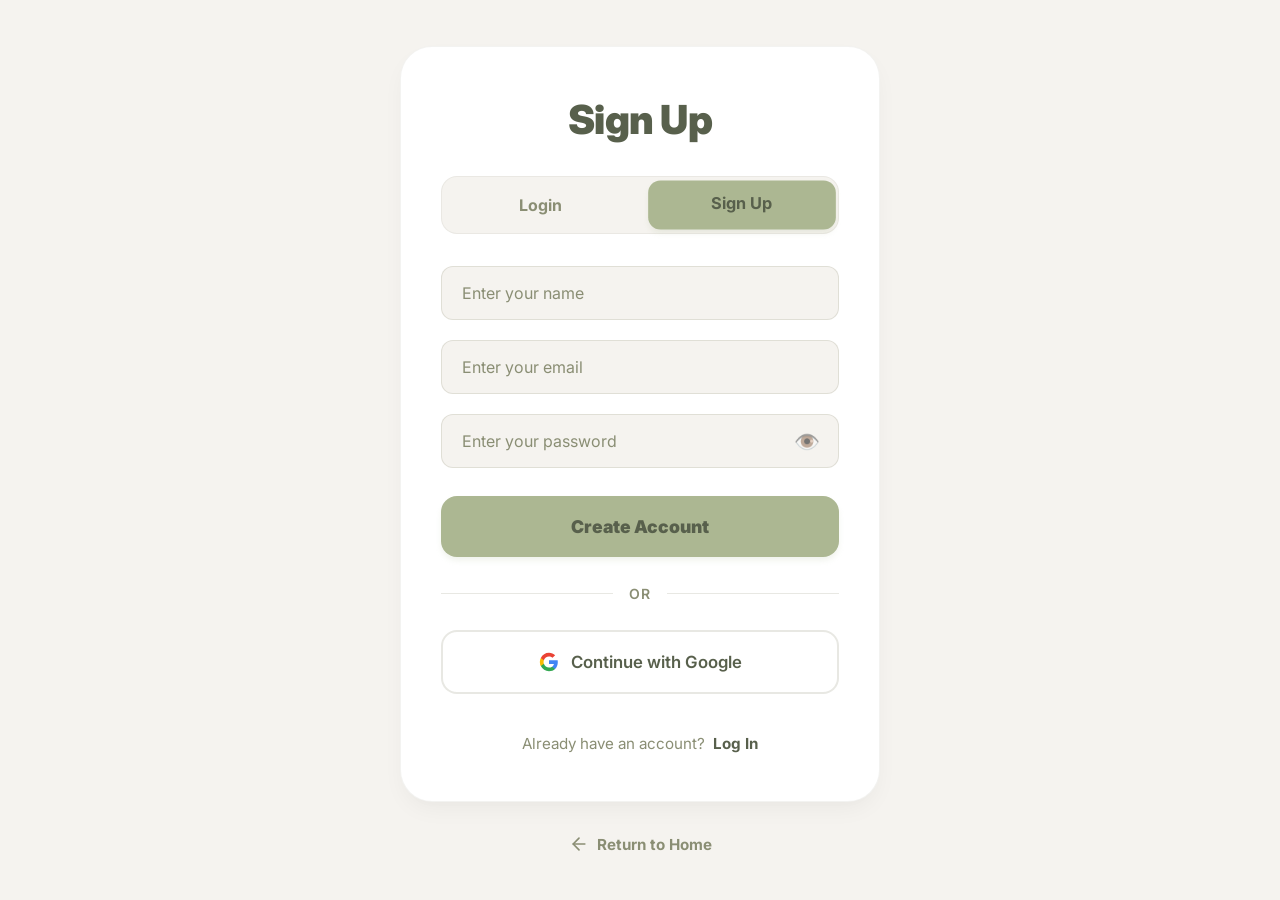
<file: index.html>
<!DOCTYPE html>
<html lang="en">
<head>
    <meta charset="UTF-8">
    <meta name="viewport" content="width=device-width, initial-scale=1.0">
    <title>Sign Up</title>
    <link rel="stylesheet" href="style.css">
</head>
<body>
    <div class="page-wrapper">
        <div class="container" id="signup-container">
            <h1>Sign Up</h1>
            
            <div class="mode-tabs">
                <a href="login.html" class="tab inactive">Login</a>
                <a href="index.html" class="tab active">Sign Up</a>
            </div>

            <div class="form-content">
                <div class="input-group">
                    <input id="name" placeholder="Enter your name" type="text" required>
                </div>
                <div class="input-group">
                    <input id="email" placeholder="Enter your email" type="email" required>
                </div>
                <div class="input-group">
                    <div class="password-container">
                        <input id="password" placeholder="Enter your password" type="password" required>
                        <span class="eye-icon" id="eye-icon">👁️</span>
                    </div>
                </div>

                <button id="btn">Create Account</button>
                
                <div class="divider">
                    <span class="divider-line"></span>
                    <span class="divider-text">OR</span>
                    <span class="divider-line"></span>
                </div>
                
                <button class="social-btn">
                    <svg class="google-icon" width="20" height="20" viewBox="0 0 24 24"><path d="M22.56 12.25c0-.78-.07-1.53-.2-2.25H12v4.26h5.92c-.26 1.37-1.04 2.53-2.21 3.31v2.77h3.57c2.08-1.92 3.28-4.74 3.28-8.09z" fill="#4285F4"/><path d="M12 23c2.97 0 5.46-.98 7.28-2.66l-3.57-2.77c-.98.66-2.23 1.06-3.71 1.06-2.86 0-5.29-1.93-6.16-4.53H2.18v2.84C3.99 20.53 7.7 23 12 23z" fill="#34A853"/><path d="M5.84 14.09c-.22-.66-.35-1.36-.35-2.09s.13-1.43.35-2.09V7.07H2.18C1.43 8.55 1 10.22 1 12s.43 3.45 1.18 4.93l2.85-2.22.81-.62z" fill="#FBBC05"/><path d="M12 5.38c1.62 0 3.06.56 4.21 1.64l3.15-3.15C17.45 2.09 14.97 1 12 1 7.7 1 3.99 3.47 2.18 7.07l3.66 2.84c.87-2.6 3.3-4.53 6.16-4.53z" fill="#EA4335"/></svg>
                    Continue with Google
                </button>
            </div>
            
            <div class="switch-link">
                Already have an account? <a href="login.html">Log In</a>
            </div>
        </div>

        <a href="#" class="return-home">
            <svg width="20" height="20" viewBox="0 0 24 24" fill="none" stroke="currentColor" stroke-width="2" stroke-linecap="round" stroke-linejoin="round"><line x1="19" y1="12" x2="5" y2="12"></line><polyline points="12 19 5 12 12 5"></polyline></svg>
            Return to Home
        </a>
    </div>

    <script src="script.js"></script>
</body>
</html>
</file>
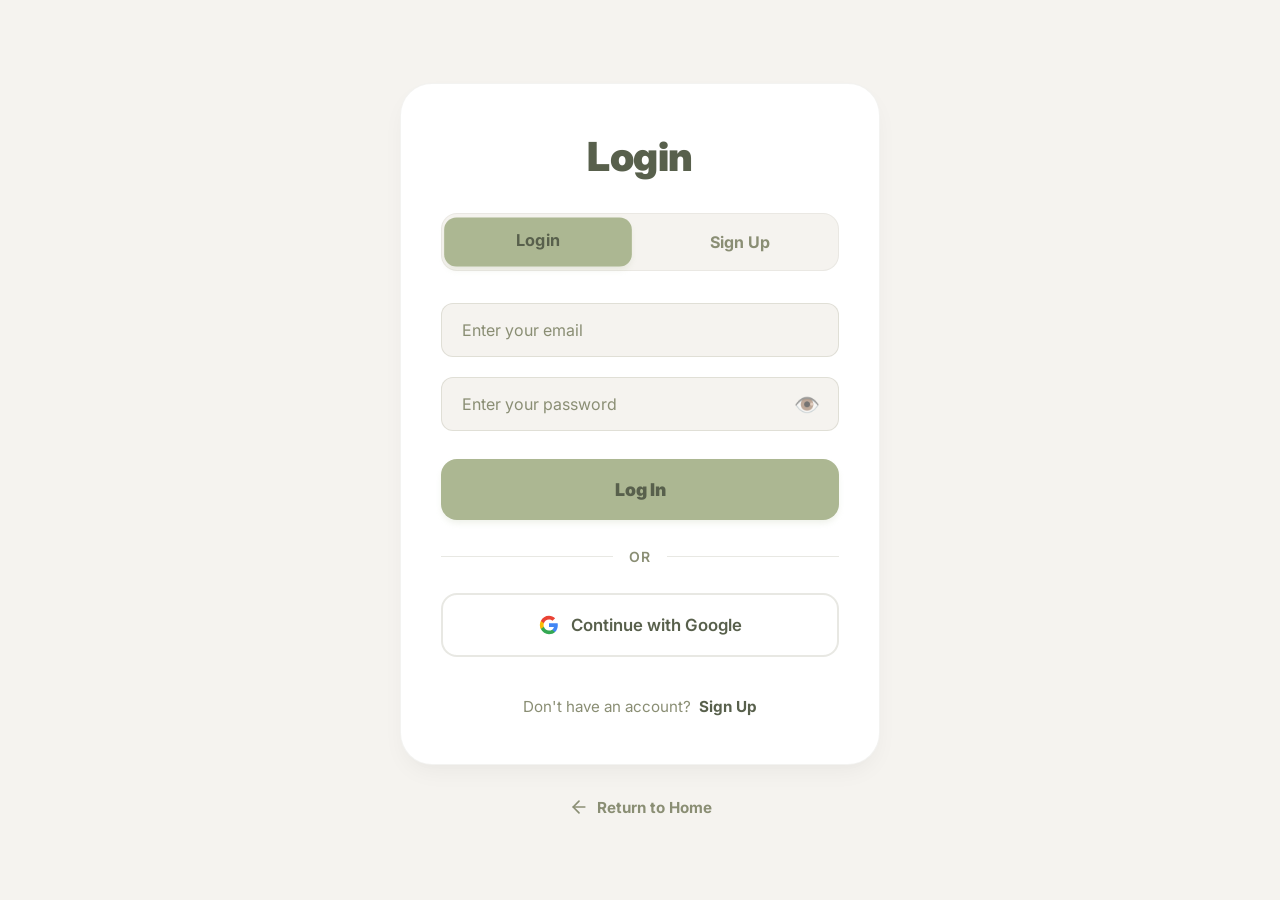
<file: login.html>
<!DOCTYPE html>
<html lang="en">
<head>
    <meta charset="UTF-8">
    <meta name="viewport" content="width=device-width, initial-scale=1.0">
    <title>Login</title>
    <link rel="stylesheet" href="style.css">
</head>
<body>
    <div class="page-wrapper">
        <div class="container" id="login-container">
            <h1>Login</h1>
            
            <div class="mode-tabs">
                <a href="login.html" class="tab active">Login</a>
                <a href="index.html" class="tab inactive">Sign Up</a>
            </div>

            <div class="form-content">
                <div class="input-group">
                    <input id="email" placeholder="Enter your email" type="email" required>
                </div>
                <div class="input-group">
                    <div class="password-container">
                        <input id="password" placeholder="Enter your password" type="password" required>
                        <span class="eye-icon" id="eye-icon">👁️</span>
                    </div>
                </div>

                <button id="btn">Log In</button>
                
                <div class="divider">
                    <span class="divider-line"></span>
                    <span class="divider-text">OR</span>
                    <span class="divider-line"></span>
                </div>
                
                <button class="social-btn">
                    <svg class="google-icon" width="20" height="20" viewBox="0 0 24 24"><path d="M22.56 12.25c0-.78-.07-1.53-.2-2.25H12v4.26h5.92c-.26 1.37-1.04 2.53-2.21 3.31v2.77h3.57c2.08-1.92 3.28-4.74 3.28-8.09z" fill="#4285F4"/><path d="M12 23c2.97 0 5.46-.98 7.28-2.66l-3.57-2.77c-.98.66-2.23 1.06-3.71 1.06-2.86 0-5.29-1.93-6.16-4.53H2.18v2.84C3.99 20.53 7.7 23 12 23z" fill="#34A853"/><path d="M5.84 14.09c-.22-.66-.35-1.36-.35-2.09s.13-1.43.35-2.09V7.07H2.18C1.43 8.55 1 10.22 1 12s.43 3.45 1.18 4.93l2.85-2.22.81-.62z" fill="#FBBC05"/><path d="M12 5.38c1.62 0 3.06.56 4.21 1.64l3.15-3.15C17.45 2.09 14.97 1 12 1 7.7 1 3.99 3.47 2.18 7.07l3.66 2.84c.87-2.6 3.3-4.53 6.16-4.53z" fill="#EA4335"/></svg>
                    Continue with Google
                </button>
            </div>
            
            <div class="switch-link">
                Don't have an account? <a href="index.html">Sign Up</a>
            </div>
        </div>

        <a href="#" class="return-home">
            <svg width="20" height="20" viewBox="0 0 24 24" fill="none" stroke="currentColor" stroke-width="2" stroke-linecap="round" stroke-linejoin="round"><line x1="19" y1="12" x2="5" y2="12"></line><polyline points="12 19 5 12 12 5"></polyline></svg>
            Return to Home
        </a>
    </div>

    <script src="script.js"></script>
</body>
</html>
</file>
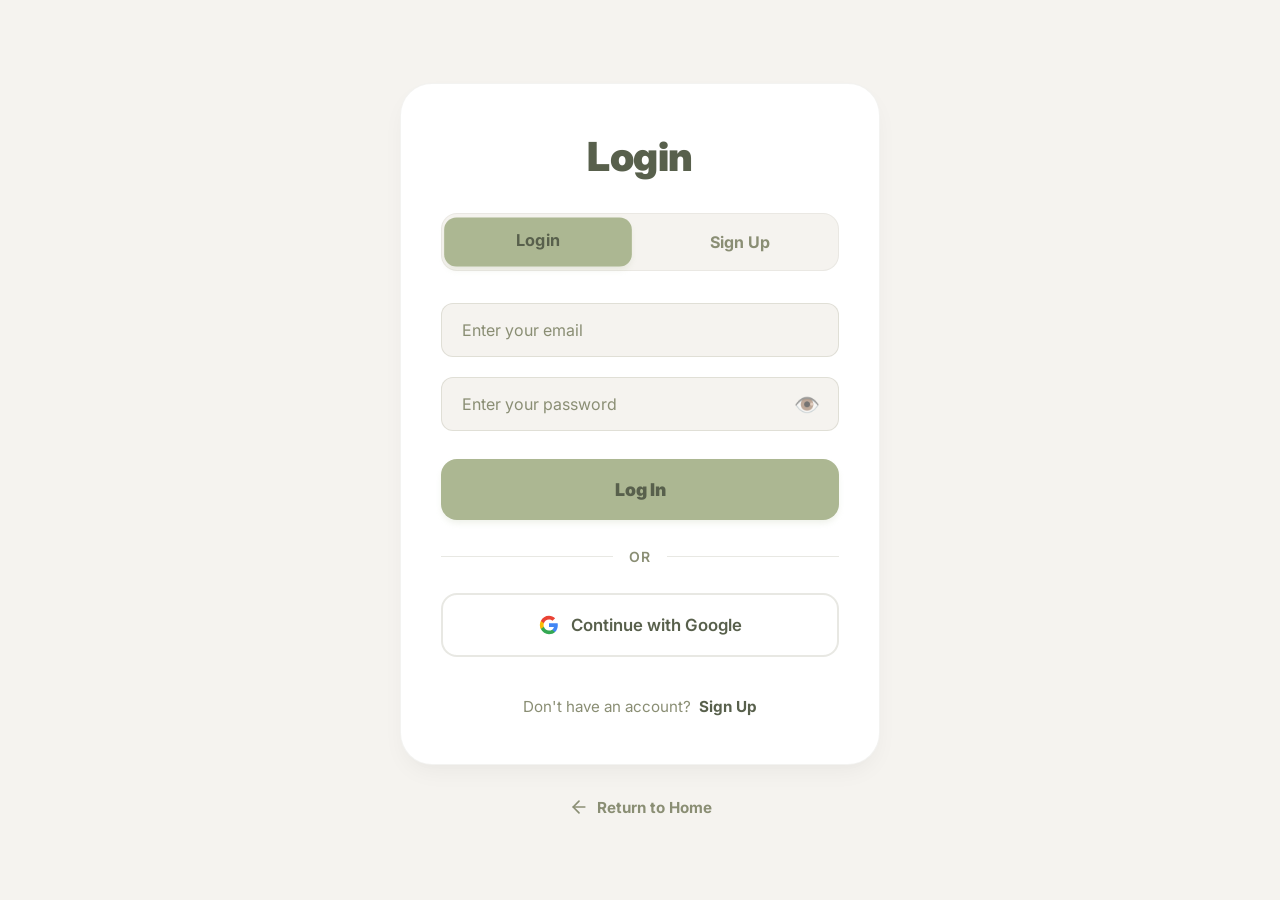
<file: welcome.html>
<!DOCTYPE html>
<html lang="en">
<head>
    <meta charset="UTF-8">
    <meta name="viewport" content="width=device-width, initial-scale=1.0">
    <title>Welcome</title>
    <link rel="stylesheet" href="style.css">
</head>
<body>
    <div class="container welcome-container">
        <div class="welcome-emoji">👋</div>
        <h1 id="welcome-title">Welcome Back!</h1>
        <p class="welcome-message">We're so glad to see you again. Explore and enjoy your experience.</p>
        <button id="logout-btn">Log Out</button>
    </div>

    <script src="script.js"></script>
</body>
</html>
</file>
<file: style.css>
@import url('https://fonts.googleapis.com/css2?family=Inter:wght@300;400;500;600;700&display=swap');

* {
    margin: 0;
    padding: 0;
    box-sizing: border-box;
    font-family: 'Inter', sans-serif;
}

body {
    margin: 0;
    padding: 0;
    min-height: 100vh;
    background: #F5F3EF;
    color: #58604C;
    position: relative;
    overflow: hidden;
}

/* Page Wrapper */
.page-wrapper {
    width: 100%;
    min-height: 100vh;
    display: flex;
    flex-direction: column;
    align-items: center;
    justify-content: center;
    padding: 2rem 1rem;
    gap: 2rem;
    z-index: 1;
    position: relative;
}

/* Container */
.container,
.form {
    background: #FFFFFF;
    border: 1px solid rgba(138, 142, 116, 0.1);
    padding: 3rem 2.5rem;
    border-radius: 32px;
    box-shadow: 0 10px 25px -5px rgba(0, 0, 0, 0.05), 0 8px 10px -6px rgba(0, 0, 0, 0.01);
    width: 100%;
    max-width: 480px;
    display: flex;
    flex-direction: column;
    gap: 2rem;
    z-index: 1;
    position: relative;
    transition: transform 0.3s ease, box-shadow 0.3s ease;
}

.container:hover,
.form:hover {
    transform: translateY(-5px);
    box-shadow: 0 20px 25px -5px rgba(0, 0, 0, 0.05), 0 10px 10px -5px rgba(0, 0, 0, 0.04);
}

h1 {
    font-size: 2.5rem;
    font-weight: 900;
    text-align: center;
    margin-bottom: 0;
    color: #58604C;
    letter-spacing: -0.5px;
}

.input-group {
    display: flex;
    flex-direction: column;
    gap: 0.5rem;
}

.password-container {
    position: relative;
    display: flex;
    align-items: center;
}

.eye-icon {
    position: absolute;
    right: 1rem;
    cursor: pointer;
    font-size: 1.3rem;
    user-select: none;
    transition: all 0.3s ease;
    opacity: 0.6;
    display: flex;
    align-items: center;
    justify-content: center;
    width: 2rem;
    height: 2rem;
    border-radius: 6px;
}

.eye-icon:hover {
    opacity: 1;
    background: rgba(172, 183, 146, 0.15);
    transform: scale(1.1);
}

input {
    width: 100%;
    padding: 1rem 3rem 1rem 1.25rem;
    background: #F5F3EF;
    border: 1px solid rgba(138, 142, 116, 0.2);
    border-radius: 12px;
    color: #58604C;
    font-size: 1rem;
    transition: all 0.3s ease;
    outline: none;
}

.password-container input {
    padding-right: 3rem;
}

input::placeholder {
    color: #8A8E74;
}

input:focus {
    background: #FFFFFF;
    border-color: #ACB792;
    box-shadow: 0 0 0 4px rgba(172, 183, 146, 0.2);
}

button#btn {
    width: 100%;
    padding: 1.25rem;
    margin-top: 0.5rem;
    background: #ACB792;
    color: #58604C;
    border: none;
    border-radius: 16px;
    font-size: 1.1rem;
    font-weight: 900;
    cursor: pointer;
    transition: all 0.3s ease;
    box-shadow: 0 4px 6px -1px rgba(172, 183, 146, 0.2);
}

button#btn:hover {
    transform: translateY(-2px) scale(1.02);
    box-shadow: 0 10px 15px -3px rgba(172, 183, 146, 0.3);
    background: #bdc5a7;
}

button#btn:active {
    transform: translateY(1px) scale(0.98);
}

.switch-link {
    text-align: center;
    font-size: 0.95rem;
    color: #8A8E74;
    margin-top: 0.5rem;
    z-index: 1;
}

.switch-link a {
    color: #58604C;
    text-decoration: none;
    font-weight: 700;
    transition: color 0.3s ease;
    margin-left: 0.25rem;
}

.switch-link a:hover {
    color: #ACB792;
}

/* Coffee Arts specific layout classes */
.mode-tabs {
    display: flex;
    gap: 1rem;
    padding: 0.25rem;
    background: #F5F3EF;
    border-radius: 16px;
    border: 1px solid rgba(138, 142, 116, 0.1);
}

.tab {
    flex: 1;
    text-align: center;
    padding: 0.75rem 1.5rem;
    border-radius: 12px;
    font-weight: 700;
    text-decoration: none;
    transition: all 0.3s ease;
    font-size: 1rem;
}

.tab.active {
    background: #ACB792;
    color: #58604C;
    box-shadow: 0 4px 6px -1px rgba(172, 183, 146, 0.2);
    transform: scale(1.02);
}

.tab.inactive {
    color: #8A8E74;
    border: 2px solid transparent;
}

.tab.inactive:hover {
    background: rgba(172, 183, 146, 0.1);
    color: #58604C;
}

.form-content {
    display: flex;
    flex-direction: column;
    gap: 1.25rem;
}

.divider {
    display: flex;
    align-items: center;
    text-align: center;
    margin: 0.5rem 0;
    color: #8A8E74;
}

.divider-line {
    flex: 1;
    height: 1px;
    background: rgba(138, 142, 116, 0.2);
}

.divider-text {
    padding: 0 1rem;
    font-size: 0.875rem;
    font-weight: 600;
    letter-spacing: 1px;
}

.social-btn {
    width: 100%;
    display: flex;
    align-items: center;
    justify-content: center;
    gap: 0.75rem;
    padding: 1.25rem;
    background: #FFFFFF;
    border: 2px solid rgba(138, 142, 116, 0.2);
    border-radius: 16px;
    color: #58604C;
    font-size: 1.05rem;
    font-weight: 600;
    cursor: pointer;
    transition: all 0.3s ease;
}

.social-btn:hover {
    background: #F5F3EF;
    border-color: rgba(138, 142, 116, 0.3);
    transform: scale(1.02);
}

.social-btn:active {
    transform: scale(0.98);
}

.return-home {
    display: inline-flex;
    align-items: center;
    gap: 0.5rem;
    color: #8A8E74;
    text-decoration: none;
    font-weight: 700;
    font-size: 0.95rem;
    transition: all 0.3s ease;
}

.return-home:hover {
    color: #58604C;
    transform: translateX(-4px);
}

/* Welcome Page specific styles */
.welcome-container {
    text-align: center;
    padding: 4rem;
}

.welcome-emoji {
    font-size: 4rem;
    margin-bottom: 1rem;
    animation: wave 2.5s infinite;
    display: inline-block;
}

.welcome-message {
    font-size: 1.2rem;
    color: #8A8E74;
    margin-bottom: 2rem;
    line-height: 1.6;
}

.welcome-container button {
    background: #FFFFFF;
    border: 2px solid rgba(138, 142, 116, 0.2);
    color: #58604C;
    box-shadow: none;
    padding: 1rem 2rem;
    border-radius: 12px;
    font-weight: 700;
    cursor: pointer;
    transition: all 0.3s ease;
}

.welcome-container button:hover {
    background: #F5F3EF;
    border-color: rgba(138, 142, 116, 0.3);
}

@keyframes wave {
    0% {
        transform: rotate(0deg);
    }

    10% {
        transform: rotate(14deg);
    }

    20% {
        transform: rotate(-8deg);
    }

    30% {
        transform: rotate(14deg);
    }

    40% {
        transform: rotate(-4deg);
    }

    50% {
        transform: rotate(10deg);
    }

    60% {
        transform: rotate(0deg);
    }

    100% {
        transform: rotate(0deg);
    }
}

@media (max-width: 768px) {
    body {
        padding: 1rem;
    }

    .container {
        padding: 2rem 1.5rem;
        margin: 0;
    }

    h1 {
        font-size: 1.5rem;
    }

    input {
        padding: 0.875rem 1rem;
        font-size: 0.875rem;
    }

    button {
        padding: 0.875rem;
        font-size: 1rem;
    }

    .welcome-container {
        padding: 2rem 1.5rem;
    }

    .welcome-emoji {
        font-size: 3rem;
    }

    .welcome-message {
        font-size: 1rem;
    }
}
</file>
